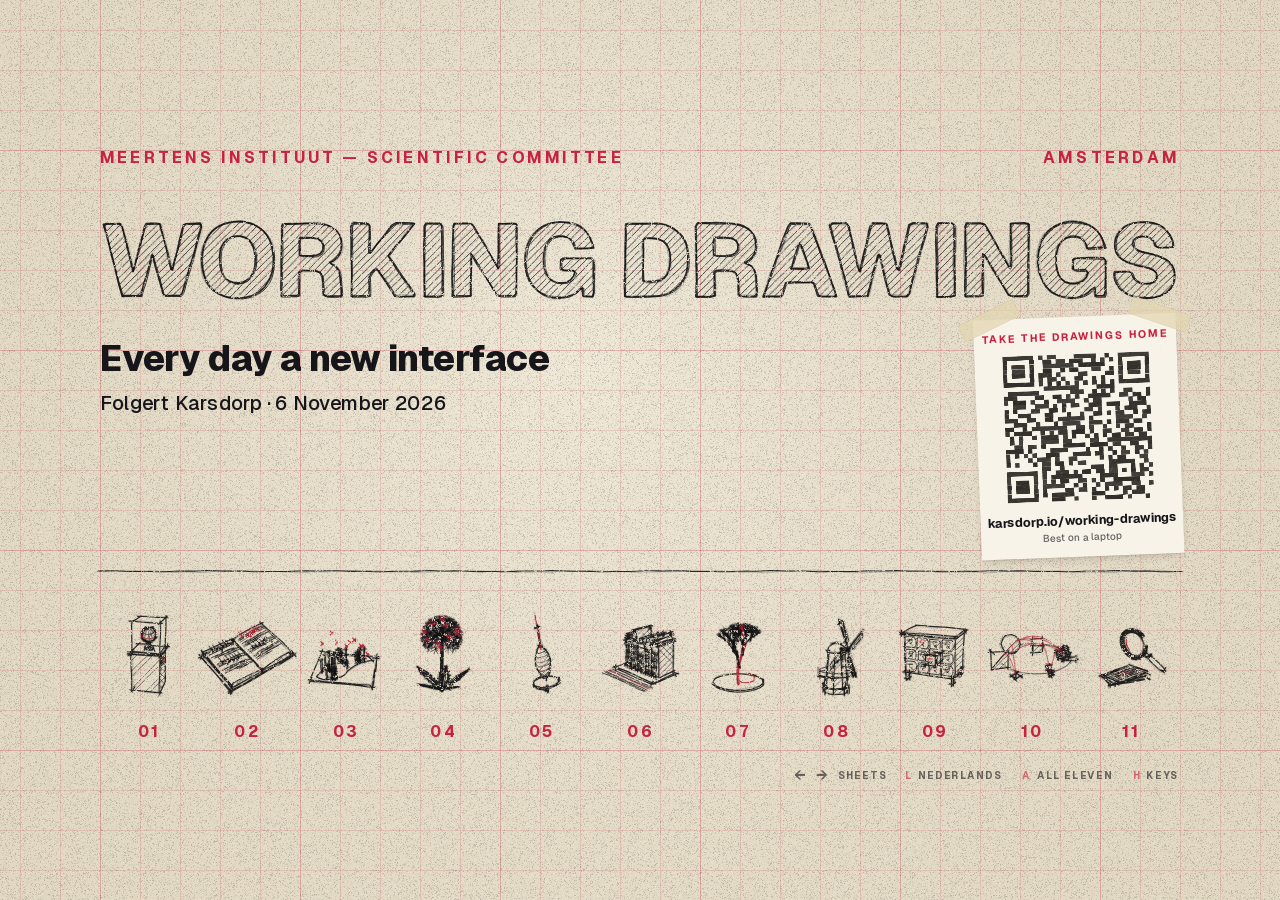
<file: index.html>
<!doctype html>
<html lang="en">
<head>
  <meta charset="utf-8">
  <meta name="viewport" content="width=device-width, initial-scale=1">
  <meta name="robots" content="noindex">
  <title>Working Drawings</title>
  <meta name="description" content="What eleven experiments with Claude say about the Meertens collections: a presentation for the Scientific Committee of the Meertens Instituut.">
  <link rel="icon" href="data:image/svg+xml,%3Csvg xmlns='http://www.w3.org/2000/svg' viewBox='0 0 32 32'%3E%3Crect width='32' height='32' fill='%23EDE6D5'/%3E%3Cpath d='M6 26 L16 6 L26 26 Z' fill='none' stroke='%23C8223F' stroke-width='3'/%3E%3C/svg%3E">
  <link rel="stylesheet" href="css/geist.css">
  <link rel="stylesheet" href="css/style.css">
</head>
<body>
  <canvas id="c"></canvas>
  <div id="stage"></div>

  <div id="viewer" hidden>
    <div class="vbar">
      <button class="vback" title="Back to the deck">← <span>Deck</span></button>
      <span class="vname"></span>
      <button class="vlive">Go in live ↵</button>
      <a class="vtab" target="_blank" rel="noopener" title="Open in a new tab">↗</a>
    </div>
  </div>

  <div id="small" hidden></div>

  <div id="help" hidden>
    <div class="card"></div>
  </div>

  <script src="js/opentype.min.js"></script>
  <script src="js/font-geist-black.js"></script>
  <script src="js/content.js"></script>
  <script src="js/mesh.js"></script>
  <script src="js/objects.js"></script>
  <script src="js/ink.js"></script>
  <script src="js/type.js"></script>
  <script src="js/app.js"></script>
</body>
</html>
</file>
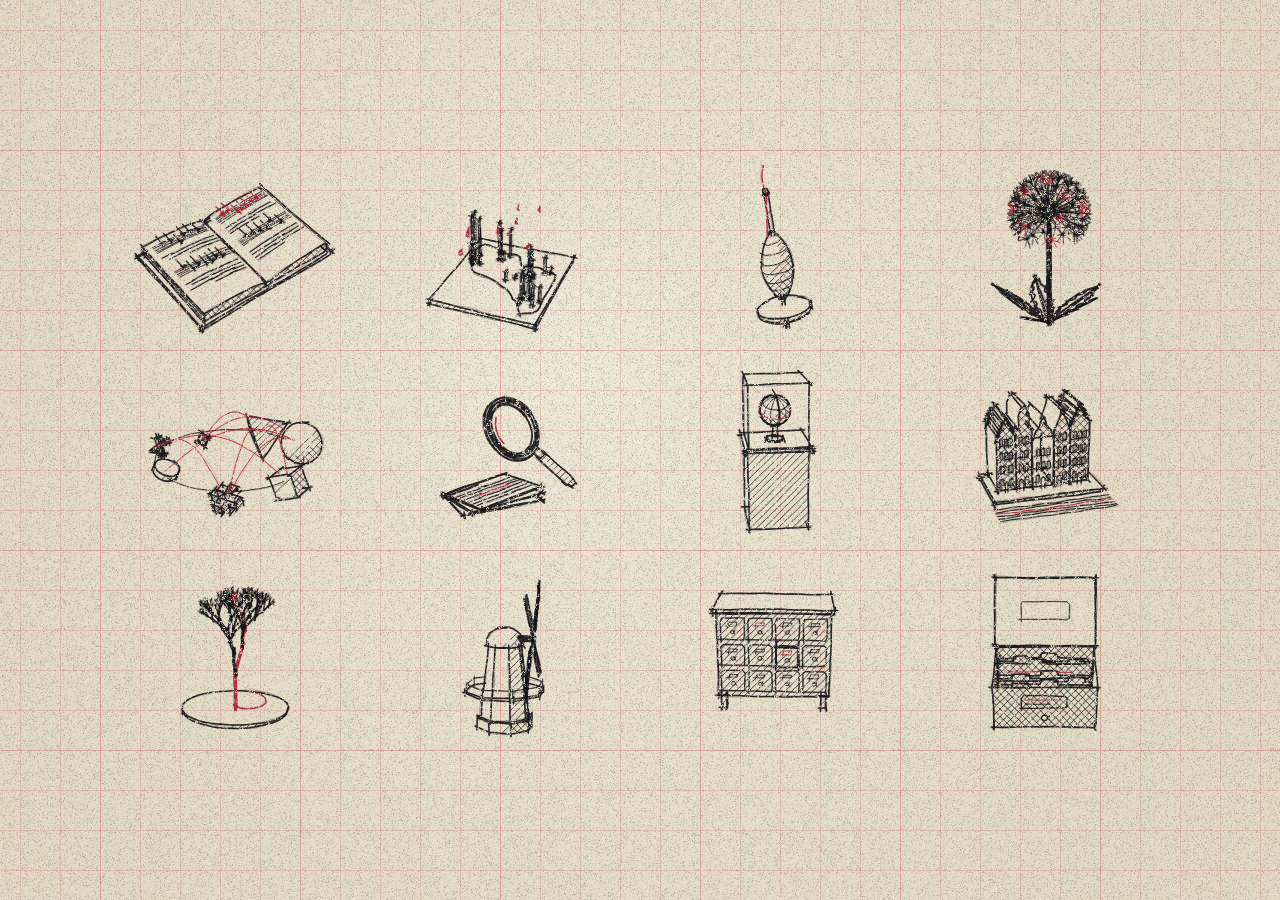
<file: objects.html>
<!doctype html>
<html lang="en">
<head>
<meta charset="utf-8">
<title>Objects sheet</title>
<style>html,body{margin:0;background:#000;overflow:hidden}canvas{display:block}</style>
</head>
<body>
<canvas id="c"></canvas>
<script src="js/opentype.min.js"></script>
<script src="js/font-geist-black.js"></script>
<script src="js/mesh.js"></script>
<script src="js/objects.js"></script>
<script src="js/ink.js"></script>
<script>
// A proof sheet of every object in one ink: objects.html?ink=paper|blueprint|holo&t=seconds
const q = new URLSearchParams(location.search), ink = q.get("ink") || "paper", T = q.get("t");
const c = document.getElementById("c"), ctx = c.getContext("2d"), ic = document.createElement("canvas"), ictx = ic.getContext("2d");
const view = { W: innerWidth, H: innerHeight, dpr: Math.min(2, devicePixelRatio || 1) };
view.scale = Math.min(view.W / 1920, view.H / 1080); view.ox = (view.W - 1920 * view.scale) / 2; view.oy = (view.H - 1080 * view.scale) / 2;
for (const k of [c, ic]) { k.width = view.W * view.dpr; k.height = view.H * view.dpr; }
c.style.width = view.W + "px"; c.style.height = view.H + "px";
Ink.makeBackgrounds(view);
const keys = q.get("only") ? q.get("only").split(",") : Objects.keys;
function frame(ms) {
  const t = T !== null ? +T : ms / 1000;
  ctx.setTransform(1, 0, 0, 1, 0, 0); ctx.drawImage(Ink.bg()[ink], 0, 0);
  const pen = new Ink.Pen(ink, Math.floor(t * 8), t);
  keys.forEach((k, i) => {
    const col = i % 4, row = Math.floor(i / 4);
    const big = keys.length === 1; Ink.drawObject(pen, k, { cx: big ? 960 : 150 + 405 * (col + 0.5), cy: big ? 540 : 90 + 300 * (row + 0.5), s: big ? 380 : 125, t, phase: 0, seed: i * 100 });
  });
  const X = (k) => k.setTransform(view.dpr * view.scale, 0, 0, view.dpr * view.scale, view.dpr * view.ox, view.dpr * view.oy);
  if (ink === "paper") {
    ictx.setTransform(1, 0, 0, 1, 0, 0); ictx.clearRect(0, 0, ic.width, ic.height); X(ictx); pen.flush(ictx);
    ictx.setTransform(1, 0, 0, 1, 0, 0); ictx.globalCompositeOperation = "destination-out"; ictx.drawImage(Ink.tooth(), 0, 0); ictx.globalCompositeOperation = "source-over";
    ctx.setTransform(1, 0, 0, 1, 0, 0); ctx.globalCompositeOperation = "multiply"; ctx.drawImage(ic, 0, 0); ctx.globalCompositeOperation = "source-over";
  } else { X(ctx); pen.flush(ctx); }
  if (T === null) requestAnimationFrame(frame);
}
requestAnimationFrame(frame);
</script>
</body>
</html>
</file>
<file: css/geist.css>
@font-face{font-family:"Geist";src:url([data-uri]) format("woff2");font-weight:100 900;font-style:normal;font-display:block}
</file>
<file: css/style.css>
:root {
  --paper: #EDE6D5;
  --blue: #1B3ED2;
  --red: #C8223F;
  --red-dark: #9C1A31;
  --cyan: #45F0DD;
  --black: #07080A;
  --graphite: #16161A;
  --white: #FFFFFF;
}
* { box-sizing: border-box; }
html, body { margin: 0; height: 100%; overflow: hidden; background: var(--black); }
body { font-family: "Geist", system-ui, sans-serif; -webkit-font-smoothing: antialiased; }
body.idle, body.idle * { cursor: none !important; }
button { font: inherit; color: inherit; background: none; border: 0; padding: 0; cursor: pointer; text-align: left; }

#c { position: fixed; inset: 0; display: block; }
#stage { position: fixed; left: 0; top: 0; width: 1920px; height: 1080px; transform-origin: 0 0; pointer-events: none; }

/* ---------- inks ---------- */
.ink-paper { --fg: var(--graphite); --acc: var(--red); --bg: var(--paper); }
.ink-blueprint { --fg: var(--white); --acc: var(--cyan); --bg: var(--blue); }
.ink-holo { --fg: var(--cyan); --acc: var(--white); --bg: var(--black); }
.layer .ink-paper, .layer .ink-blueprint, .layer .ink-holo { color: var(--fg); }
.layer .lbl.ink-paper, .layer .lbl.ink-blueprint, .layer .lbl.ink-holo { color: var(--acc); }

/* ---------- layers ---------- */
.layer { position: absolute; inset: 0; visibility: hidden; color: var(--fg); }
.layer.on, .layer.out { visibility: visible; }
.layer > *, .layer .col > * { position: absolute; }
.layer .col > * { position: relative; }
.layer > *, .layer .col > * { opacity: 0; transition: opacity .55s cubic-bezier(.3,.6,.3,1); }
.layer.on > *, .layer.on .col > * { opacity: 1; }
.layer.on .a1 { transition-delay: .15s; }
.layer.on .a2 { transition-delay: .55s; }
.layer.on .a3 { transition-delay: .85s; }
.layer.on .a4 { transition-delay: 1.15s; }
.layer.on .a5 { transition-delay: 1.4s; }
.layer.out > *, .layer.out .col > * { opacity: 0; transition-duration: .25s; transition-delay: 0s; }
.layer.on button, .layer.on a { pointer-events: auto; }

/* small labels: 600–800, 24–28 px, tracked */
.lbl {
  font-weight: 700; font-size: 24px; line-height: 1; letter-spacing: .2em; text-transform: uppercase;
  color: var(--acc); white-space: nowrap;
}
.lbl.r { text-align: right; }
.lbl.tiny { letter-spacing: .14em; }

/* ---------- cover ---------- */
.cover-title { font-weight: 800; font-size: 54px; line-height: 1.08; letter-spacing: -.015em; }
.cover-by { margin-top: 18px; font-weight: 500; font-size: 30px; line-height: 1.35; opacity: .86; }

/* ---------- chapter ---------- */
.chapter-text { font-weight: 700; font-size: 46px; line-height: 1.18; letter-spacing: -.012em; }
.cell { display: flex; flex-direction: column; gap: 14px; }
.cell .cell-name { font-weight: 800; font-size: 34px; letter-spacing: -.01em; line-height: 1.05; color: var(--fg); }
.cell:hover .cell-name { color: var(--acc); }

/* ---------- plate ---------- */
.col { display: block; }
.tagline { font-weight: 800; font-size: 38px; line-height: 1.16; letter-spacing: -.014em; }
.body { margin-top: 26px; font-weight: 450; font-size: 26px; line-height: 1.5; max-width: 830px; opacity: .92; }
.ink-holo .body { opacity: .88; }
.source { white-space: normal; font-size: 24px; letter-spacing: .14em; line-height: 1.3; font-weight: 650; color: var(--fg); opacity: .62; }
.source em { font-style: normal; color: var(--acc); opacity: 1; }
.facts { display: grid; grid-template-columns: repeat(3, 300px); }
.fact { display: flex; flex-direction: column; gap: 10px; padding-right: 36px; }
.fact b { font-weight: 900; font-size: 60px; line-height: 1; letter-spacing: -.03em; color: var(--acc); white-space: nowrap; }
.fact.long b { font-size: 44px; line-height: 60px; letter-spacing: -.02em; }
.fact span { font-weight: 700; font-size: 24px; line-height: 1.22; letter-spacing: .14em; text-transform: uppercase; color: var(--fg); opacity: .9; }
.caption { display: flex; align-items: baseline; gap: 22px; }
.caption .lbl { flex: none; }
.caption .cap { font-weight: 650; font-size: 24px; line-height: 1.16; letter-spacing: -.005em; }
.printhit { background: transparent; }
.opentag { padding: 10px 16px 9px 2px; background: var(--bg); font-size: 24px; letter-spacing: .18em; }
.opentag:hover, .printhit:hover + .opentag { color: var(--fg); }

/* ---------- legend ---------- */
.panel { display: flex; flex-direction: column; gap: 12px; }
.panel b { font-weight: 900; font-size: 56px; line-height: 1; letter-spacing: -.02em; color: var(--fg); margin-top: 6px; }
.panel .ptext { font-weight: 500; font-size: 26px; line-height: 1.38; color: var(--fg); opacity: .92; max-width: 470px; }

.where .dot, #statuslist .dot { display: inline-block; width: 13px; height: 13px; border-radius: 50%; border: 2.5px solid currentColor; margin-right: 14px; vertical-align: 1px; }
.where.ok .dot, #statuslist .ok .dot { background: currentColor; }
.where.down { opacity: .55; }
.where.down .dot { border-style: dashed; }

/* ---------- index ---------- */
.icell { display: flex; flex-direction: column; justify-content: center; gap: 12px; padding-left: 166px; padding-right: 14px; }
.icell .icell-name { font-weight: 800; font-size: 27px; line-height: 1.05; letter-spacing: -.01em; color: var(--fg); }
.icell:hover .icell-name { color: var(--acc); }
.icell.more { padding-left: 40px; }

/* ---------- end ---------- */
.question { display: flex; align-items: center; gap: 46px; font-weight: 800; font-size: 44px; line-height: 1.14; letter-spacing: -.012em; }
.question .lbl { width: 70px; flex: none; }

/* ---------- viewer ---------- */
#viewer { position: fixed; inset: 0; z-index: 10; pointer-events: none; }
#viewer.open { pointer-events: auto; }
#viewer .ghost {
  position: fixed; background-size: cover; background-position: top center;
  transition: left .55s cubic-bezier(.6,0,.2,1), top .55s cubic-bezier(.6,0,.2,1), width .55s cubic-bezier(.6,0,.2,1), height .55s cubic-bezier(.6,0,.2,1), opacity .4s;
}
#viewer iframe { position: fixed; inset: 0; width: 100%; height: 100%; border: 0; opacity: 0; transition: opacity .35s ease; background: transparent; }
#viewer iframe.on { opacity: 1; }
.vbar {
  position: fixed; z-index: 2; left: 50%; top: 0; transform: translate(-50%, -100%);
  display: flex; align-items: center; gap: 18px; padding: 8px 10px 8px 8px;
  background: var(--graphite); color: var(--paper); border: 1.5px solid rgba(237,230,213,.25); border-top: 0;
  font-size: 15px; font-weight: 700; letter-spacing: .12em; text-transform: uppercase;
  transition: transform .35s ease .5s;
}
#viewer.open .vbar { transform: translate(-50%, 0); }
.vbar .vback { padding: 6px 12px; background: var(--paper); color: var(--graphite); font-weight: 800; letter-spacing: .12em; }
.vbar .vback:hover { background: var(--cyan); }
.vbar .vname { opacity: .8; }
.vbar .vtab { color: var(--paper); text-decoration: none; font-size: 18px; padding: 2px 6px; }
.vbar .vtab:hover { color: var(--cyan); }
#viewer.open .vbar { opacity: .5; }
#viewer.open .vbar:hover { opacity: 1; }
body.idle #viewer .vbar { opacity: .25; }

/* ---------- help ---------- */
#help { position: fixed; inset: 0; z-index: 20; display: grid; place-items: center; background: rgba(7,8,10,.55); }
#help[hidden] { display: none; }
#help .card { --acc: var(--red); background: var(--paper); color: var(--graphite); padding: 40px 48px 32px; width: min(760px, 92vw); max-height: 90vh; overflow: auto; border: 2px solid var(--graphite); font-family: "Geist", system-ui, sans-serif; }
#help .note { margin: -8px 0 24px; font-size: 16px; line-height: 1.45; opacity: .75; }
#help .close { display: block; margin: 8px 0 0 auto; padding: 10px 18px; border: 0; background: var(--graphite); color: var(--paper); font: 700 14px/1 "Geist", system-ui, sans-serif; letter-spacing: .14em; text-transform: uppercase; cursor: pointer; }
#help .lbl { font-size: 16px; margin: 0 0 16px; }
#help dl { display: grid; grid-template-columns: 170px 1fr; gap: 8px 20px; margin: 0 0 30px; font-size: 17px; }
#help dt { font-weight: 800; }
#help dd { margin: 0; }
#statuslist { list-style: none; margin: 0; padding: 0; font-size: 15px; }
#statuslist li { display: grid; grid-template-columns: 26px 220px 1fr; align-items: center; padding: 5px 0; border-top: 1px solid rgba(22,22,26,.15); color: var(--graphite); }
#statuslist li.ok .dot { color: var(--red); }
#statuslist li.down { color: #b0362a; }
#statuslist span { opacity: .7; font-size: 13px; overflow: hidden; text-overflow: ellipsis; white-space: nowrap; }

/* ---------- working drawings ---------- */
.sheet-text { font-weight: 700; font-size: 36px; line-height: 1.18; letter-spacing: -.012em; }
.sheet-note { font-weight: 450; font-size: 24px; line-height: 1.4; opacity: .78; }
.note { display: flex; flex-direction: column; gap: 12px; }
.note .what { font-weight: 800; font-size: 40px; line-height: 1.12; letter-spacing: -.012em; }
.ccell { display: flex; flex-direction: column; justify-content: flex-start; gap: 7px; padding: 106px 22px 18px; }
.ccell .lbl { font-size: 17px; letter-spacing: .14em; }
.ccell .ccell-name { font-weight: 800; font-size: 27px; line-height: 1.05; letter-spacing: -.01em; }
.ccell .ccell-q { font-weight: 450; font-size: 20px; line-height: 1.25; opacity: .85; }
.ccell:hover .ccell-name { color: var(--acc); }
.meta { margin-top: 30px; display: flex; flex-direction: column; gap: 12px; }
.meta div { display: grid; grid-template-columns: 170px 1fr; align-items: baseline; font-size: 26px; font-weight: 600; }
.hname { font-weight: 800; font-size: 28px; text-align: right; white-space: nowrap; }
.hval { font-weight: 900; font-size: 30px; white-space: nowrap; }
.hours .lbl.hprompts { opacity: .8; }
.shift { font-weight: 700; font-size: 31px; line-height: 1.2; letter-spacing: -.012em; }
.scol { display: flex; flex-direction: column; gap: 14px; }
.scol .lbl { white-space: normal; line-height: 1.35; }
.scol b { font-weight: 900; font-size: 34px; line-height: 1.08; letter-spacing: -.015em; }
.scol .stext { font-weight: 500; font-size: 24px; line-height: 1.34; }
.sfinding { font-weight: 800; font-size: 30px; line-height: 1.2; color: var(--acc); letter-spacing: -.01em; }
.hval .hnote { margin-left: 22px; color: var(--acc); font-size: 17px; vertical-align: 3px; }
.dtext { font-weight: 500; font-size: 27px; line-height: 1.42; }
.dfinding { margin-top: 26px; font-weight: 800; font-size: 32px; line-height: 1.22; color: var(--acc); letter-spacing: -.01em; }
.dalso { margin-top: 26px; font-weight: 450; font-size: 24px; line-height: 1.42; opacity: .85; }
.legend { white-space: normal; line-height: 40px; padding-left: 92px; font-size: 24px; letter-spacing: .14em; }
.rname { font-weight: 800; font-size: 24px; text-align: center; white-space: nowrap; }

/* the walk-through clip */
#viewer video.clip { position: fixed; inset: 0; width: 100%; height: 100%; object-fit: cover; background: #000; opacity: 0; transition: opacity .35s ease; }
#viewer video.clip.on { opacity: 1; }
.vbar .vlive { display: none; padding: 6px 12px; background: var(--red); color: var(--paper); font-weight: 800; letter-spacing: .12em; text-transform: uppercase; font-size: 15px; }
#viewer.clipmode .vlive { display: inline-block; }
#viewer.clipmode .vbar { opacity: .8; }
#viewer.clipmode.ended .vbar { opacity: 1; }
#viewer.clipmode.ended .vlive { animation: nudge 1.4s ease-in-out infinite; }
@keyframes nudge { 50% { transform: translateX(4px); } }

/* the walk laid on the page */
.layer.dim.clear > *, .layer.dim.clear .col > * { opacity: 0 !important; }
.layer.dim > *, .layer.dim .col > * { opacity: .06 !important; transition: opacity .4s ease !important; transition-delay: 0s !important; pointer-events: none !important; }
.clipui { position: absolute; --fg: var(--graphite); --acc: var(--red); color: var(--fg); display: flex; justify-content: space-between; align-items: baseline; opacity: 0; transition: opacity .35s ease; }
.clipui.on { opacity: 1; transition-delay: .35s; }
.clipui .cl { display: flex; align-items: baseline; gap: 22px; }
.clipui .cap { font-weight: 650; font-size: 26px; }
.clipui .time { color: var(--fg); opacity: .7; letter-spacing: .14em; }
.clipui .cr { display: flex; gap: 34px; }
.clipui button { pointer-events: auto; color: var(--acc); }
.clipui button.back { color: var(--fg); opacity: .75; }
.clipui button:hover { text-decoration: underline; text-underline-offset: 6px; }
.clipui.ended .live { animation: nudge 1.4s ease-in-out infinite; }
.cliphit { position: absolute; background: transparent; pointer-events: auto; cursor: pointer; }

/* a live app, on the page */
.livewrap { position: fixed; z-index: 5; background: transparent; transition: left .45s cubic-bezier(.6,0,.2,1), top .45s cubic-bezier(.6,0,.2,1), width .45s cubic-bezier(.6,0,.2,1), height .45s cubic-bezier(.6,0,.2,1); }
.livewrap iframe { position: absolute; inset: 0; width: 100%; height: 100%; border: 0; opacity: 0; transition: opacity .4s ease; background: transparent; }
.livewrap iframe.on { opacity: 1; }
.livewrap.full { left: 0 !important; top: 0 !important; width: 100vw !important; height: 100vh !important; z-index: 9; }
.livewrap .minibar { display: none; position: absolute; z-index: 2; left: 50%; top: 0; transform: translateX(-50%); gap: 16px; align-items: center; padding: 7px 12px 7px 7px; background: var(--graphite); color: var(--paper); font: 700 15px/1 "Geist", sans-serif; letter-spacing: .12em; text-transform: uppercase; opacity: .55; }
.livewrap.full .minibar { display: flex; }
.livewrap .minibar:hover { opacity: 1; }
.livewrap .shrink { padding: 6px 12px; background: var(--paper); color: var(--graphite); font: 800 15px/1 "Geist", sans-serif; letter-spacing: .12em; text-transform: uppercase; cursor: pointer; }
.livewrap .shrink:hover { background: var(--red); color: var(--paper); }
.clipui .cr button.full, .clipui .cr button.tab { color: var(--fg); opacity: .75; }
.clipui .cl { min-width: 0; flex: 1; overflow: hidden; }
.clipui .cap { white-space: nowrap; }
.clipui .time { min-width: 0; overflow: hidden; text-overflow: ellipsis; }
.clipui .cr { flex: none; margin-left: 30px; }
.end .question { font-size: 40px; }
.plan .question { font-size: 40px; }
.clipui .localnote { position: absolute; left: 0; top: 46px; color: var(--fg); opacity: .6; white-space: nowrap; letter-spacing: .14em; font-size: 20px; }

/* take-away card: a paper slip taped onto the sheet */
.layer.on .takeaway { opacity: var(--rev, 0); transition: none; }
.takeaway { --rot: 0deg; transform: rotate(var(--rot)) translateY(calc((1 - var(--rev, 1)) * -14px)) scale(calc(1.03 - var(--rev, 1) * .03)); box-sizing: border-box; padding: 22px 32px 20px; background: #f7f3e8; color: var(--fg); display: flex; flex-direction: column; align-items: center; gap: 18px;
  box-shadow: 0 1px 1px rgba(40, 30, 20, .10), 0 6px 14px -6px rgba(40, 30, 20, .28); }
.takeaway::before, .takeaway::after { content: ""; position: absolute; top: -13px; width: 92px; height: 28px; background: rgba(226, 214, 176, .72);
  box-shadow: inset 0 0 0 1px rgba(160, 140, 100, .15); }
.takeaway::before { left: -22px; transform: rotate(-24deg); }
.takeaway::after { right: -22px; transform: rotate(21deg); }
.takeaway .lbl { position: static; color: var(--acc); font-size: 16px; letter-spacing: .16em; white-space: nowrap; }
.takeaway canvas { position: static; display: block; }
.takeaway .url { position: static; font-weight: 700; font-size: 19px; letter-spacing: -.005em; white-space: nowrap; text-align: center; }
.takeaway .url small { display: block; margin-top: 4px; font-weight: 500; font-size: 15px; opacity: .65; letter-spacing: 0; }

/* phone-sized screens: a note instead of the deck */
#small { position: fixed; inset: 0; z-index: 50; overflow: auto; background: var(--paper); color: var(--graphite); font-family: "Geist", system-ui, sans-serif;
  display: flex; flex-direction: column; align-items: center; justify-content: center; gap: 22px; padding: 40px 16px;
  background-image: linear-gradient(rgba(200, 34, 63, .10) 1px, transparent 1px), linear-gradient(90deg, rgba(200, 34, 63, .10) 1px, transparent 1px); background-size: 24px 24px; }
#small[hidden] { display: none; }
#small .note { position: relative; max-width: 340px; padding: 30px 26px 26px; background: #f7f3e8; transform: rotate(-1.5deg);
  box-shadow: 0 1px 1px rgba(40, 30, 20, .10), 0 8px 18px -8px rgba(40, 30, 20, .3); display: flex; flex-direction: column; gap: 14px; }
#small .note::before, #small .note::after { content: ""; position: absolute; top: -12px; width: 80px; height: 26px; background: rgba(226, 214, 176, .75); }
#small .note::before { left: -18px; transform: rotate(-24deg); }
#small .note::after { right: -18px; transform: rotate(21deg); }
#small .lbl { position: static; color: var(--red); font-size: 13px; letter-spacing: .18em; text-transform: uppercase; font-weight: 700; }
#small h1 { margin: 0; font-size: 28px; line-height: 1.1; font-weight: 900; letter-spacing: -.015em; }
#small p { margin: 0; font-size: 17px; line-height: 1.45; }
#small .send { margin-top: 6px; padding: 13px 16px; border: 0; background: var(--graphite); color: #f7f3e8; font: 700 16px/1 "Geist", system-ui, sans-serif; letter-spacing: .02em; cursor: pointer; }
#small .url { font-size: 15px; text-align: center; opacity: .75; }
#small .anyway { border: 0; background: none; color: var(--graphite); opacity: .6; font: 500 15px/1 "Geist", system-ui, sans-serif; text-decoration: underline; cursor: pointer; padding: 8px; }

/* key legend, bottom right of every sheet */
.keybar { position: absolute; right: 150px; top: 1014px; display: flex; align-items: center; gap: 26px; color: var(--graphite); opacity: .6;
  font: 700 15px/1 "Geist", system-ui, sans-serif; letter-spacing: .16em; text-transform: uppercase; transition: opacity .4s ease; }
.keybar button { pointer-events: auto; background: none; border: 0; padding: 6px 2px; margin: 0; color: inherit; font: inherit; letter-spacing: inherit; text-transform: inherit; cursor: pointer; }
.keybar button:hover { color: var(--red); opacity: 1; }
.keybar .arr { font-size: 22px; letter-spacing: 0; padding: 2px 4px; margin-right: -18px; }
.keybar span { margin-left: 4px; }
.keybar b { color: var(--red); margin-right: 8px; }
body.idle .keybar:not(.keep), .keybar.off { opacity: 0; }
body.idle .keybar:not(.keep) button, .keybar.off button { pointer-events: none; }

/* the meta sheet: the deck's own cover, taped on as a print */
.layer.on .snap { pointer-events: auto; cursor: pointer; border: 0; }
.snap:hover { filter: brightness(1.03); }
.snap { box-sizing: border-box; padding: 14px; background: #f7f3e8; transform: rotate(1.6deg);
  box-shadow: 0 1px 1px rgba(40, 30, 20, .10), 0 8px 18px -8px rgba(40, 30, 20, .3); }
.snap img { display: block; width: 100%; height: auto; }
.snap::before, .snap::after { content: ""; position: absolute; top: -14px; width: 110px; height: 30px; background: rgba(226, 214, 176, .72); }
.snap::before { left: -26px; transform: rotate(-22deg); }
.snap::after { right: -26px; transform: rotate(24deg); }

/* the prompt sheet: a Claude Code session on a taped slip (light terminal theme) */
.cc { box-sizing: border-box; padding: 26px 40px 22px; background: #f7f3e8; transform: rotate(-.4deg); overflow: hidden;
  --or: #D77757; --ok: #3f8f3f; --dim: #8b8678;
  font-family: "SF Mono", ui-monospace, Menlo, Consolas, monospace; font-size: 25px; line-height: 1.5; color: #1d1c1a; letter-spacing: -.01em;
  box-shadow: 0 1px 1px rgba(40, 30, 20, .10), 0 8px 18px -8px rgba(40, 30, 20, .3); }
.cc::before, .cc::after { content: ""; position: absolute; top: -14px; width: 120px; height: 30px; background: rgba(226, 214, 176, .72); z-index: 1; }
.cc::before { left: -30px; transform: rotate(-20deg); }
.cc::after { right: -30px; transform: rotate(18deg); }
.layer .cc .cc-scroll, .layer .cc .cc-scroll > * { position: static; opacity: 1; }
.cc-scroll { height: 100%; overflow: hidden; display: flex; flex-direction: column; justify-content: flex-start; gap: 14px; }
.cc-scroll > * { flex-shrink: 0; }
.cc-dim { color: var(--dim); }
.cc-or { color: var(--or); }
.cc-welcome { align-self: flex-start; border: 1.5px solid var(--or); border-radius: 10px; padding: 10px 22px; margin-bottom: 6px; }
.cc-user, .cc-step, .cc-spin { display: none; }
.cc-user.on, .cc-spin.on { display: block; }
.cc-step.on { display: grid; grid-template-columns: 34px 1fr; }
.cc-user { color: #5d594f; }
.cc-dot { color: #1d1c1a; }
.cc-dot.cc-ok { color: var(--ok); }
.cc-tool { white-space: nowrap; overflow: hidden; text-overflow: ellipsis; }
.cc-input { display: grid; grid-template-columns: 34px 1fr; border: 1.5px solid #b9b3a3; border-radius: 10px; padding: 10px 18px; margin-top: 4px; min-height: 1.5em; }
.cc-in .cursor { display: inline-block; width: .6em; height: 1.2em; margin-right: -.6em; vertical-align: -.22em; background: #1d1c1a; animation: blink 1.05s steps(1) infinite; }
.cc-input.typing .cursor { animation: none; }
@keyframes blink { 50% { opacity: 0; } }
.cc-hint { font-size: 19px; margin: -6px 0 0 20px; }
</file>
